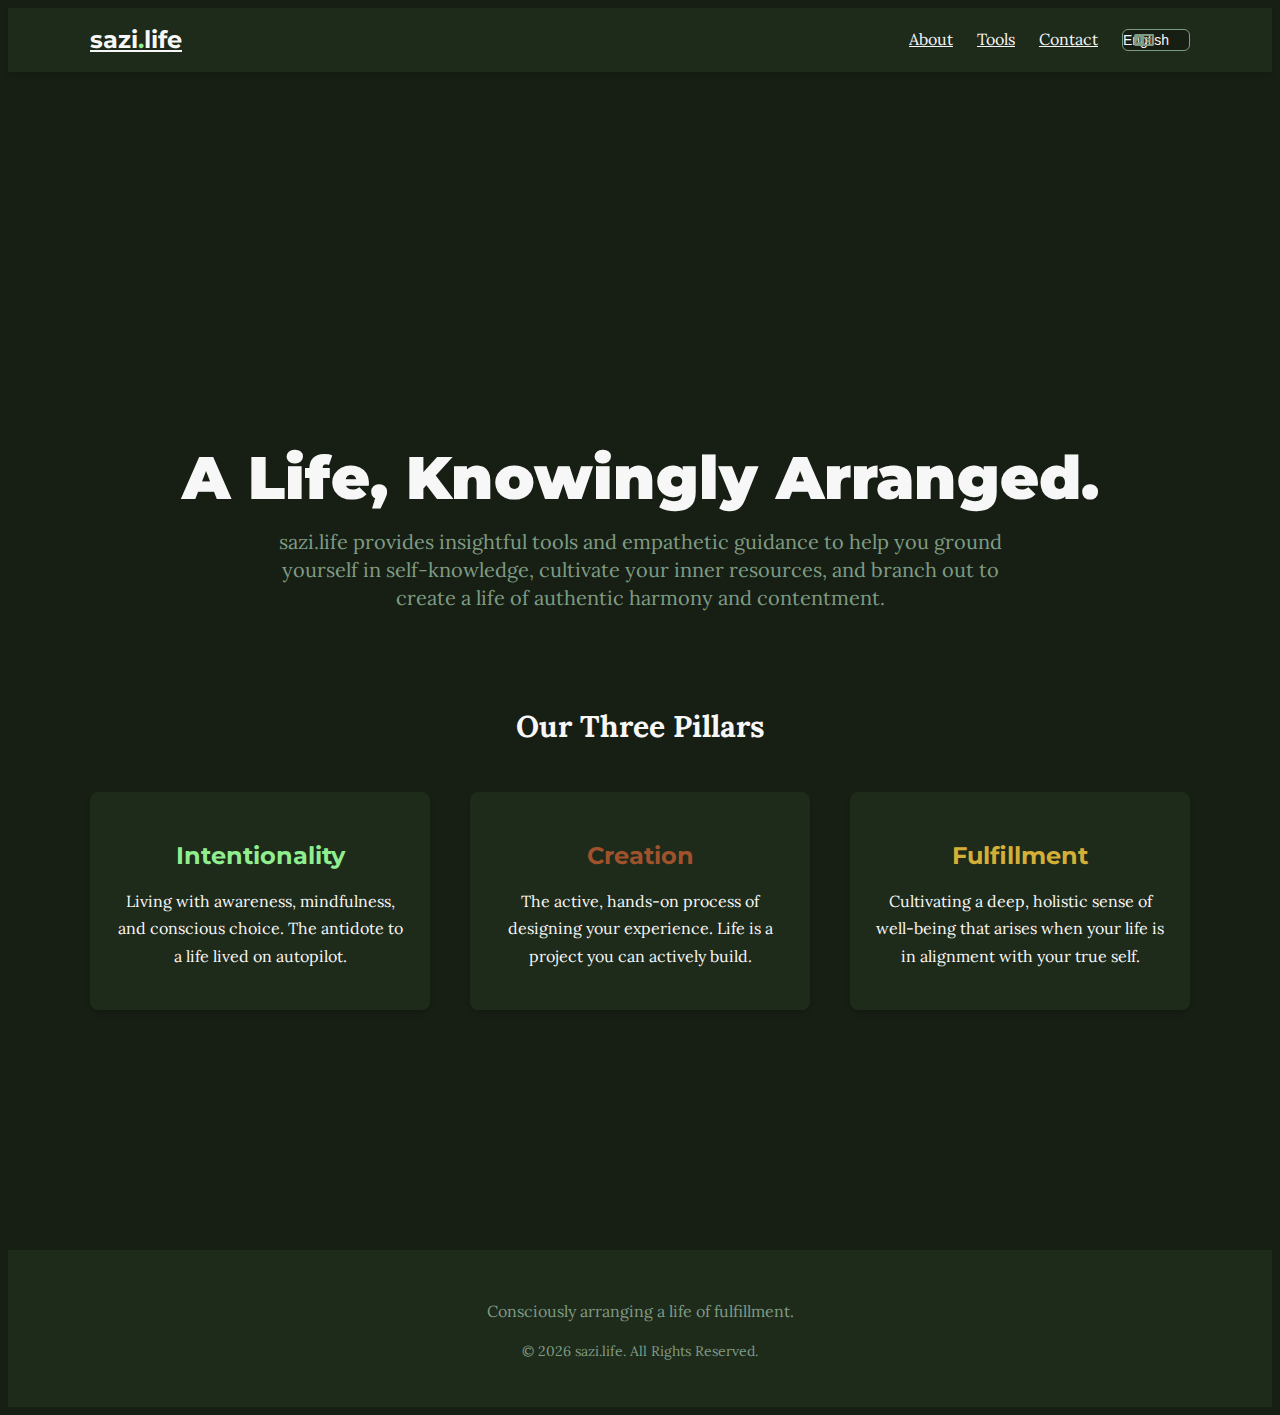
<file: index.html>
<!DOCTYPE html>
<html lang="en">
<head>
    <meta charset="UTF-8">
    <meta name="viewport" content="width=device-width, initial-scale=1.0">
    <title>sazi.life - Consciously Arranging a Life of Fulfillment</title>

    <!-- Core Stylesheet -->
    <link rel="stylesheet" href="assets/css/style.css">

    <!-- Font Awesome for Icons -->
    <link rel="stylesheet" href="https://cdnjs.cloudflare.com/ajax/libs/font-awesome/6.5.1/css/all.min.css">
    
    <!-- Google Fonts for Brand Typography -->
    <link rel="preconnect" href="https://fonts.googleapis.com">
    <link rel="preconnect" href="https://fonts.gstatic.com" crossorigin>
    <link href="https://fonts.googleapis.com/css2?family=Lora:ital,wght@0,400;0,700;1,400&family=Montserrat:wght@400;700;900&display=swap" rel="stylesheet">

    <!-- JavaScript Files (loaded at the end of body) -->
</head>
<body class="bg-background text-text font-body">

    <!-- Header Component will be loaded here by JavaScript -->
    <header id="header-placeholder"></header>

    <!-- Main Content of the Homepage -->
    <main class="container mx-auto px-6 py-12">
        
        <!-- Hero Section -->
        <section class="text-center my-12 md:my-24">
            <div class="sazi-logo w-40 h-40 md:w-48 md:h-48 mx-auto mb-8"></div>
            <h1 class="text-4xl md:text-6xl font-black font-heading mb-4" data-translate-key="hero_title">A Life, Knowingly Arranged.</h1>
            <p class="text-lg md:text-xl text-muted max-w-3xl mx-auto" data-translate-key="hero_subtitle">
                sazi.life provides insightful tools and empathetic guidance to help you ground yourself in self-knowledge, cultivate your inner resources, and branch out to create a life of authentic harmony and contentment.
            </p>
        </section>

        <!-- Pillars Section -->
        <section class="my-12 md:my-24">
            <h2 class="text-3xl font-bold text-center mb-12" data-translate-key="pillars_title">Our Three Pillars</h2>
            <div class="grid md:grid-cols-3 gap-10">
                <!-- Pillar 1: Intentionality -->
                <div class="text-center p-6 bg-surface rounded-lg shadow-md">
                    <h3 class="text-2xl font-bold font-heading mb-3 text-accent-green" data-translate-key="pillar1_title">Intentionality</h3>
                    <p data-translate-key="pillar1_desc">Living with awareness, mindfulness, and conscious choice. The antidote to a life lived on autopilot. It is the seed from which all growth springs.</p>
                </div>
                <!-- Pillar 2: Creation -->
                <div class="text-center p-6 bg-surface rounded-lg shadow-md">
                    <h3 class="text-2xl font-bold font-heading mb-3 text-accent-brown" data-translate-key="pillar2_title">Creation</h3>
                    <p data-translate-key="pillar2_desc">The active, hands-on process of designing your experience. Life is not something that happens to you, but a project you can actively build.</p>
                </div>
                <!-- Pillar 3: Fulfillment -->
                <div class="text-center p-6 bg-surface rounded-lg shadow-md">
                    <h3 class="text-2xl font-bold font-heading mb-3 text-accent-gold" data-translate-key="pillar3_title">Fulfillment</h3>
                    <p data-translate-key="pillar3_desc">Cultivating a deep, holistic sense of well-being that arises when your life is in alignment with your true self. A state of profound contentment.</p>
                </div>
            </div>
        </section>

    </main>

    <!-- Footer Component will be loaded here by JavaScript -->
    <footer id="footer-placeholder"></footer>

    <!-- Load JavaScript -->
    <script src="assets/js/loader.js"></script>
    <script src="assets/js/translate.js"></script>
</body>
</html>
</file>
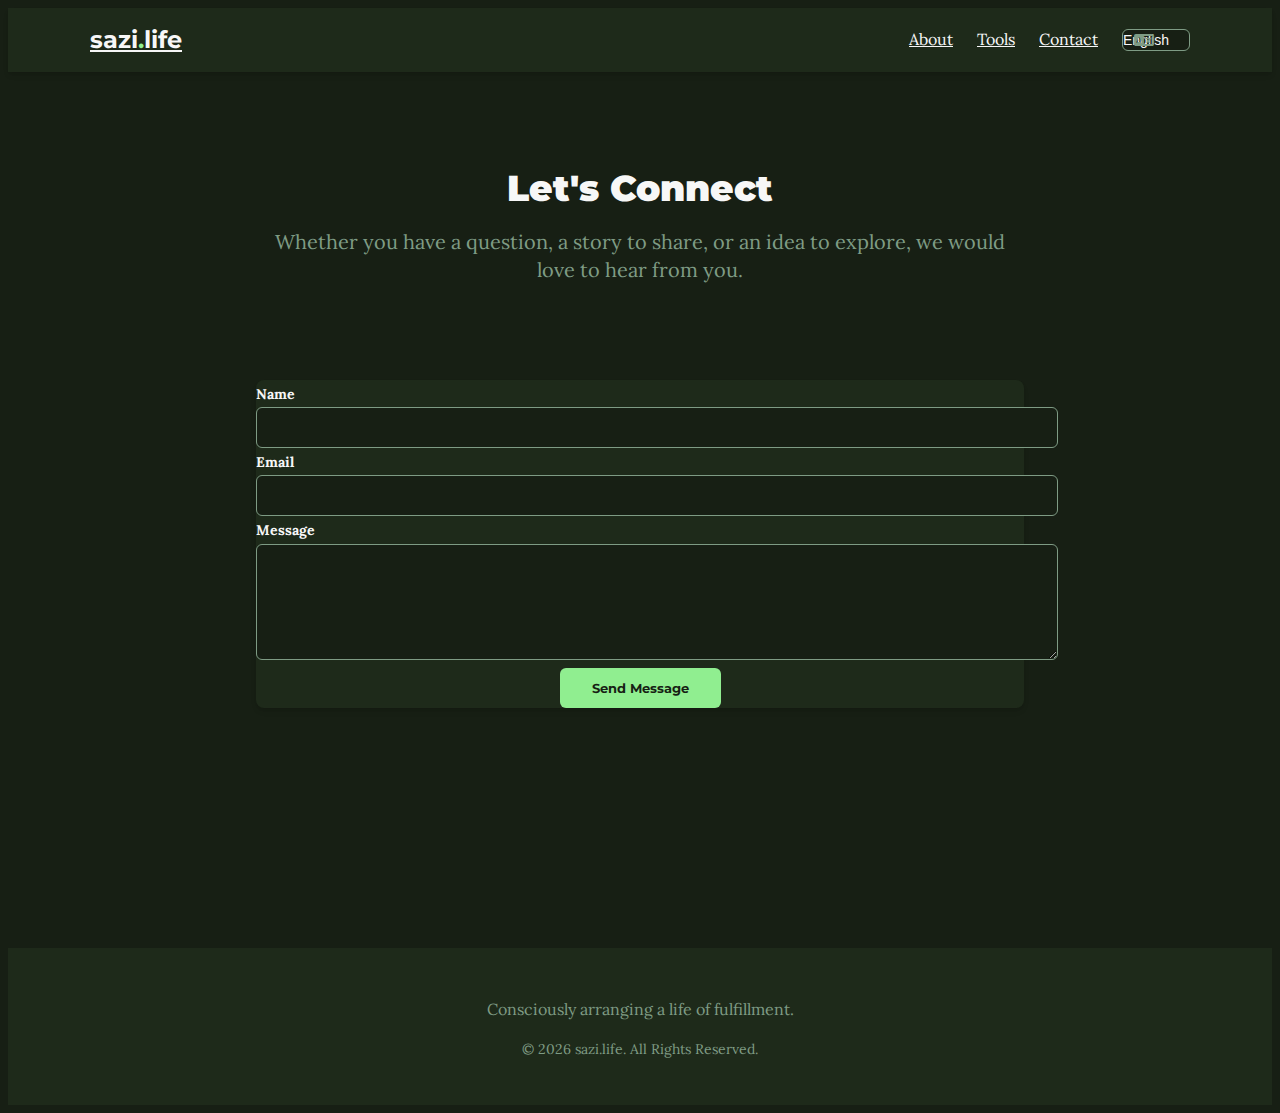
<file: contact.html>
<!DOCTYPE html>
<html lang="en">
<head>
    <meta charset="UTF-8">
    <meta name="viewport" content="width=device-width, initial-scale=1.0">
    <title>Contact | sazi.life</title>

    <!-- Core Stylesheet -->
    <link rel="stylesheet" href="assets/css/style.css">

    <!-- Font Awesome for Icons -->
    <link rel="stylesheet" href="https://cdnjs.cloudflare.com/ajax/libs/font-awesome/6.5.1/css/all.min.css">
    
    <!-- Google Fonts for Brand Typography -->
    <link rel="preconnect" href="https://fonts.googleapis.com">
    <link rel="preconnect" href="https://fonts.gstatic.com" crossorigin>
    <link href="https://fonts.googleapis.com/css2?family=Lora:ital,wght@0,400;0,700;1,400&family=Montserrat:wght@400;700;900&display=swap" rel="stylesheet">
</head>
<body class="bg-background text-text font-body">

    <!-- Header Component will be loaded here by JavaScript -->
    <header id="header-placeholder"></header>

    <!-- Main Content of the Contact Page -->
    <main class="container mx-auto px-6 py-12">
        
        <!-- Hero Section -->
        <section class="text-center my-12">
            <h1 class="text-4xl md:text-5xl font-black font-heading mb-4" data-translate-key="contact_title">Let's Connect</h1>
            <p class="text-lg md:text-xl text-muted max-w-3xl mx-auto" data-translate-key="contact_subtitle">
                Whether you have a question, a story to share, or an idea to explore, we would love to hear from you.
            </p>
        </section>

        <!-- Contact Form and Details Section -->
        <section class="my-12 md:my-24 max-w-3xl mx-auto">
            <div class="bg-surface p-8 md:p-12 rounded-lg shadow-md">
                <form action="#" method="POST">
                    <div class="grid grid-cols-1 md:grid-cols-2 gap-6">
                        <div>
                            <label for="name" class="block mb-2 text-sm font-bold" data-translate-key="form_name">Name</label>
                            <input type="text" id="name" name="name" class="w-full form-input">
                        </div>
                        <div>
                            <label for="email" class="block mb-2 text-sm font-bold" data-translate-key="form_email">Email</label>
                            <input type="email" id="email" name="email" class="w-full form-input">
                        </div>
                    </div>
                    <div class="mt-6">
                        <label for="message" class="block mb-2 text-sm font-bold" data-translate-key="form_message">Message</label>
                        <textarea id="message" name="message" rows="6" class="w-full form-input"></textarea>
                    </div>
                    <div class="mt-8 text-center">
                        <button type="submit" class="form-button" data-translate-key="form_submit">Send Message</button>
                    </div>
                </form>
            </div>
        </section>

    </main>

    <!-- Footer Component will be loaded here by JavaScript -->
    <footer id="footer-placeholder"></footer>

    <!-- Load JavaScript -->
    <script src="assets/js/loader.js"></script>
    <script src="assets/js/translate.js"></script>

    <!-- Temporary style for form elements until they are in the main CSS -->
    <style>
        .form-input {
            background-color: var(--color-background);
            border: 1px solid var(--color-muted);
            color: var(--color-text);
            padding: 0.75rem 1rem;
            border-radius: 0.375rem;
            transition: all 0.3s ease;
            width: 100%;
        }
        .form-input:focus {
            outline: none;
            border-color: var(--color-accent-green);
            box-shadow: 0 0 0 2px rgba(144, 238, 144, 0.4);
        }
        .form-button {
            background-color: var(--color-accent-green);
            color: var(--color-background);
            font-family: var(--font-heading);
            font-weight: 700;
            padding: 0.75rem 2rem;
            border-radius: 0.375rem;
            transition: all 0.3s ease;
            border: none;
            cursor: pointer;
        }
        .form-button:hover {
            opacity: 0.9;
        }
    </style>
</body>
</html>
</file>
<file: assets/css/style.css>
/* sazi.life Global Stylesheet */

/* 1. CSS Variables and Base Setup */
:root {
    --color-background: #171F14; /* Deep Forest */
    --color-surface: #1E2A1A;    /* Slightly lighter for cards/headers */
    --color-text: #F7F7F7;       /* Alabaster */
    --color-muted: #7E9B84;      /* Muted Sage */
    
    --color-accent-green: #90EE90;   /* Vibrant Green (Intentionality) */
    --color-accent-brown: #A0522D;   /* Earthy Brown (Creation) */
    --color-accent-gold: #D4AF37;    /* Gold (Fulfillment) */

    --font-heading: 'Montserrat', sans-serif;
    --font-body: 'Lora', serif;
}

body {
    background-color: var(--color-background);
    color: var(--color-text);
    font-family: var(--font-body);
    line-height: 1.7;
    -webkit-font-smoothing: antialiased;
    -moz-osx-font-smoothing: grayscale;
}

/* 2. Tailwind CSS Base Configuration (for use with CDN if needed, but here we define colors manually) */
.bg-background { background-color: var(--color-background); }
.bg-surface { background-color: var(--color-surface); }
.text-text { color: var(--color-text); }
.text-muted { color: var(--color-muted); }
.text-accent-green { color: var(--color-accent-green); }
.text-accent-brown { color: var(--color-accent-brown); }
.text-accent-gold { color: var(--color-accent-gold); }
.font-heading { font-family: var(--font-heading); }
.font-body { font-family: var(--font-body); }


/* 3. Reusable Components & Classes */
.container {
    width: 100%;
    max-width: 1100px; /* Standard container width */
}

.sazi-logo {
    background-image: url("https://lh3.googleusercontent.com/aida-public/[base64]");
    background-size: contain;
    background-position: center;
    background-repeat: no-repeat;
}

/* Custom styles for the language selector */
.form-select {
    background-color: var(--color-background);
    border: 1px solid var(--color-muted);
    color: var(--color-text);
    transition: all 0.3s ease;
}

.form-select:focus {
    border-color: var(--color-accent-green);
    box-shadow: 0 0 0 2px rgba(144, 238, 144, 0.4); /* Ring effect */
}


/* 4. Tailwind Placeholders (for understanding the HTML classes) */
/* These are just comments - the actual styling is done by Tailwind or your custom CSS */
/* .mx-auto { margin-left: auto; margin-right: auto; } */
/* .px-6 { padding-left: 1.5rem; padding-right: 1.5rem; } */
/* .py-12 { padding-top: 3rem; padding-bottom: 3rem; } */
/* etc. */

/* This is a basic setup. You would typically use the full Tailwind CSS framework for these utility classes. */
/* For this example, I'll add a few critical ones manually to make it work standalone. */
.container { margin-left: auto; margin-right: auto; }
.mx-auto { margin-left: auto; margin-right: auto; }
.px-6 { padding-left: 1.5rem; padding-right: 1.5rem; }
.py-4 { padding-top: 1rem; padding-bottom: 1rem; }
.py-8 { padding-top: 2rem; padding-bottom: 2rem; }
.py-12 { padding-top: 3rem; padding-bottom: 3rem; }
.my-12 { margin-top: 3rem; margin-bottom: 3rem; }
.my-24 { margin-top: 6rem; margin-bottom: 6rem; }
.mb-4 { margin-bottom: 1rem; }
.mb-3 { margin-bottom: 0.75rem; }
.mb-8 { margin-bottom: 2rem; }
.mb-12 { margin-bottom: 3rem; }
.mt-2 { margin-top: 0.5rem; }
.mt-24 { margin-top: 6rem; }
.text-center { text-align: center; }
.text-4xl { font-size: 2.25rem; line-height: 2.5rem; }
.text-6xl { font-size: 4rem; line-height: 1; }
.text-lg { font-size: 1.125rem; line-height: 1.75rem; }
.text-xl { font-size: 1.25rem; line-height: 1.75rem; }
.text-2xl { font-size: 1.5rem; line-height: 2rem; }
.text-3xl { font-size: 1.875rem; line-height: 2.25rem; }
.text-sm { font-size: 0.875rem; line-height: 1.25rem; }
.font-black { font-weight: 900; }
.font-bold { font-weight: 700; }
.max-w-3xl { max-width: 48rem; }
.grid { display: grid; }
.md\:grid-cols-3 { } /* Handled by media query */
.gap-10 { gap: 2.5rem; }
.p-6 { padding: 1.5rem; }
.rounded-lg { border-radius: 0.5rem; }
.shadow-md { box-shadow: 0 4px 6px -1px rgba(0,0,0,0.1), 0 2px 4px -2px rgba(0,0,0,0.1); }
.flex { display: flex; }
.justify-between { justify-content: space-between; }
.items-center { align-items: center; }
.space-x-6 > :not([hidden]) ~ :not([hidden]) { margin-left: 1.5rem; }
.relative { position: relative; }
.absolute { position: absolute; }
.left-3 { left: 0.75rem; }
.top-1\/2 { top: 50%; }
.-translate-y-1\/2 { transform: translateY(-50%); }
.pointer-events-none { pointer-events: none; }
.appearance-none { appearance: none; }
.rounded-md { border-radius: 0.375rem; }
.focus\:outline-none:focus { outline: none; }
.focus\:ring-2:focus { box-shadow: 0 0 0 2px var(--color-accent-green); }
.hover\:text-accent-green:hover { color: var(--color-accent-green); }
.transition-colors { transition-property: color, background-color, border-color, text-decoration-color, fill, stroke; transition-timing-function: cubic-bezier(0.4, 0, 0.2, 1); transition-duration: 150ms; }
.w-40 { width: 10rem; }
.h-40 { height: 10rem; }
.w-48 { width: 12rem; }
.h-48 { height: 12rem; }

@media (min-width: 768px) {
    .md\:grid-cols-3 { grid-template-columns: repeat(3, minmax(0, 1fr)); }
    .md\:my-24 { margin-top: 6rem; margin-bottom: 6rem; }
    .md\:text-6xl { font-size: 3.75rem; line-height: 1; }
    .md\:text-xl { font-size: 1.25rem; line-height: 1.75rem; }
    .md\:w-48 { width: 12rem; }
    .md\:h-48 { height: 12rem; }
}
</file>
